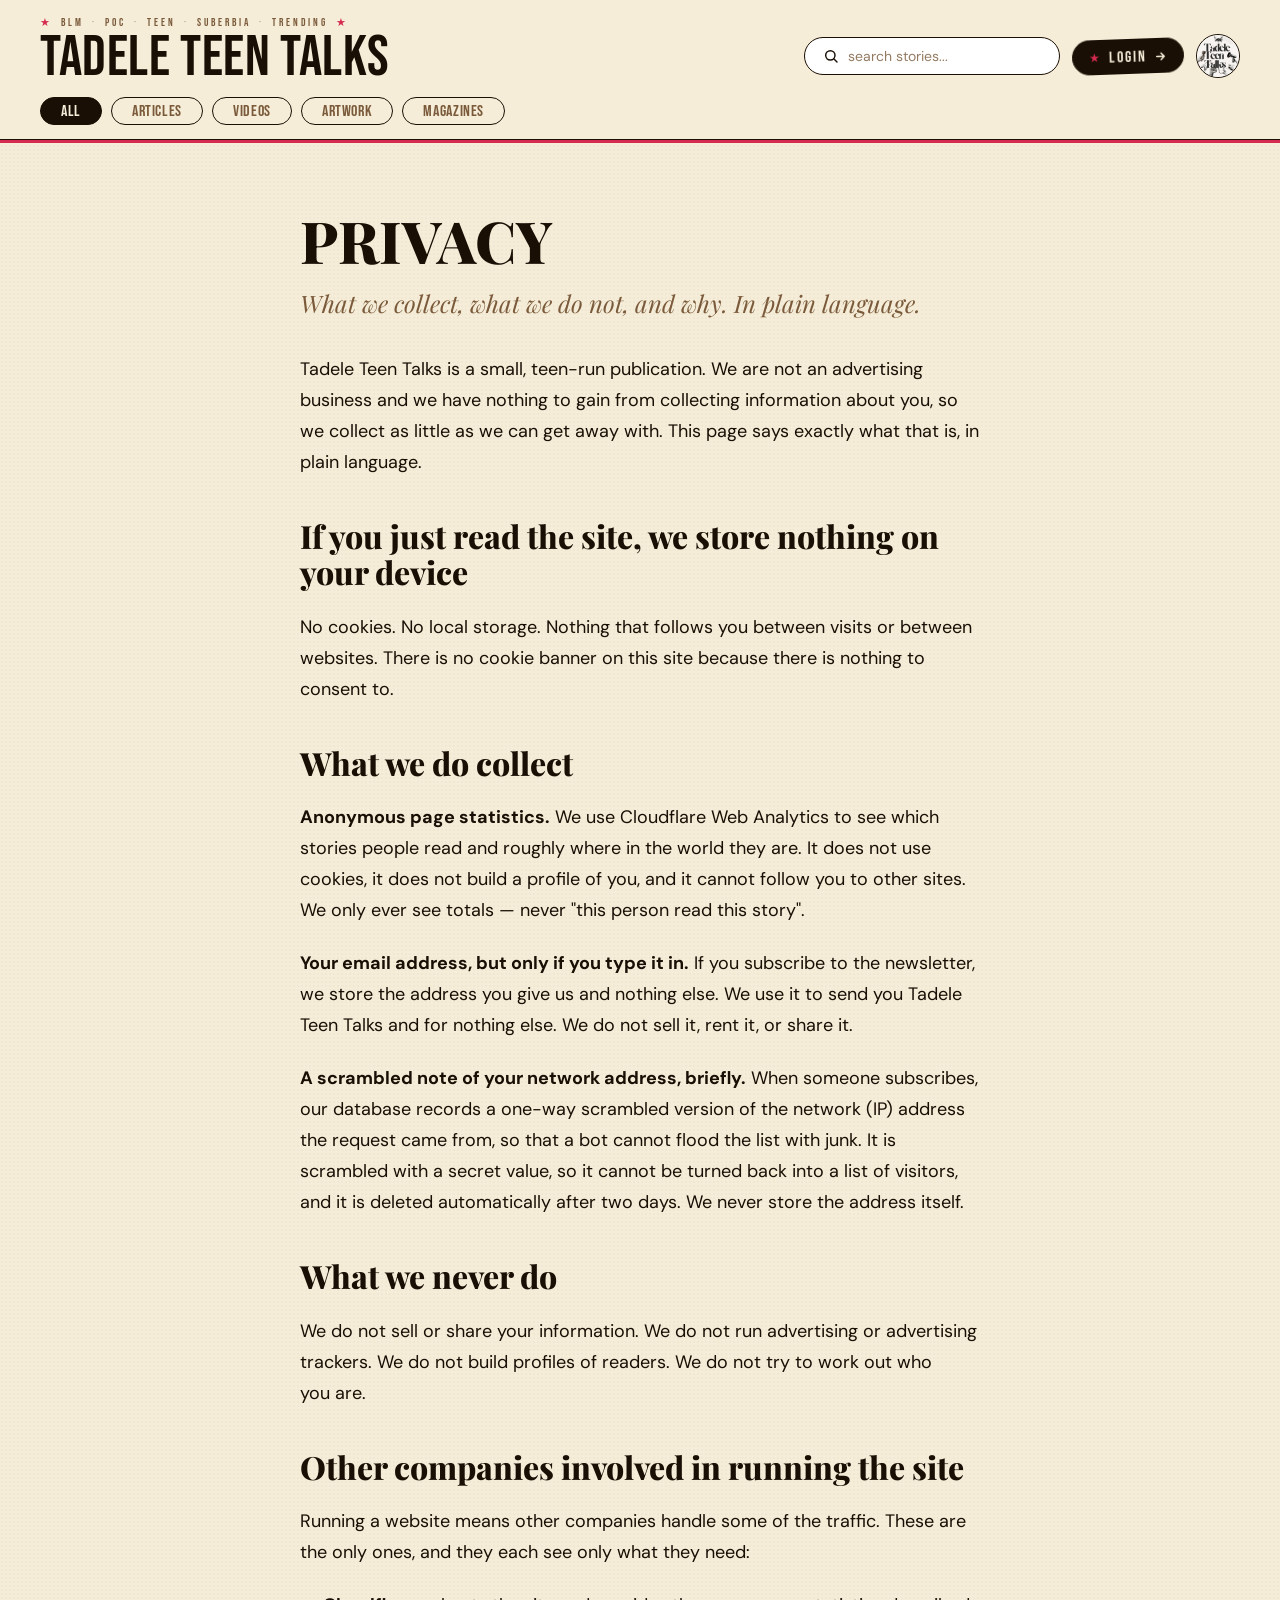
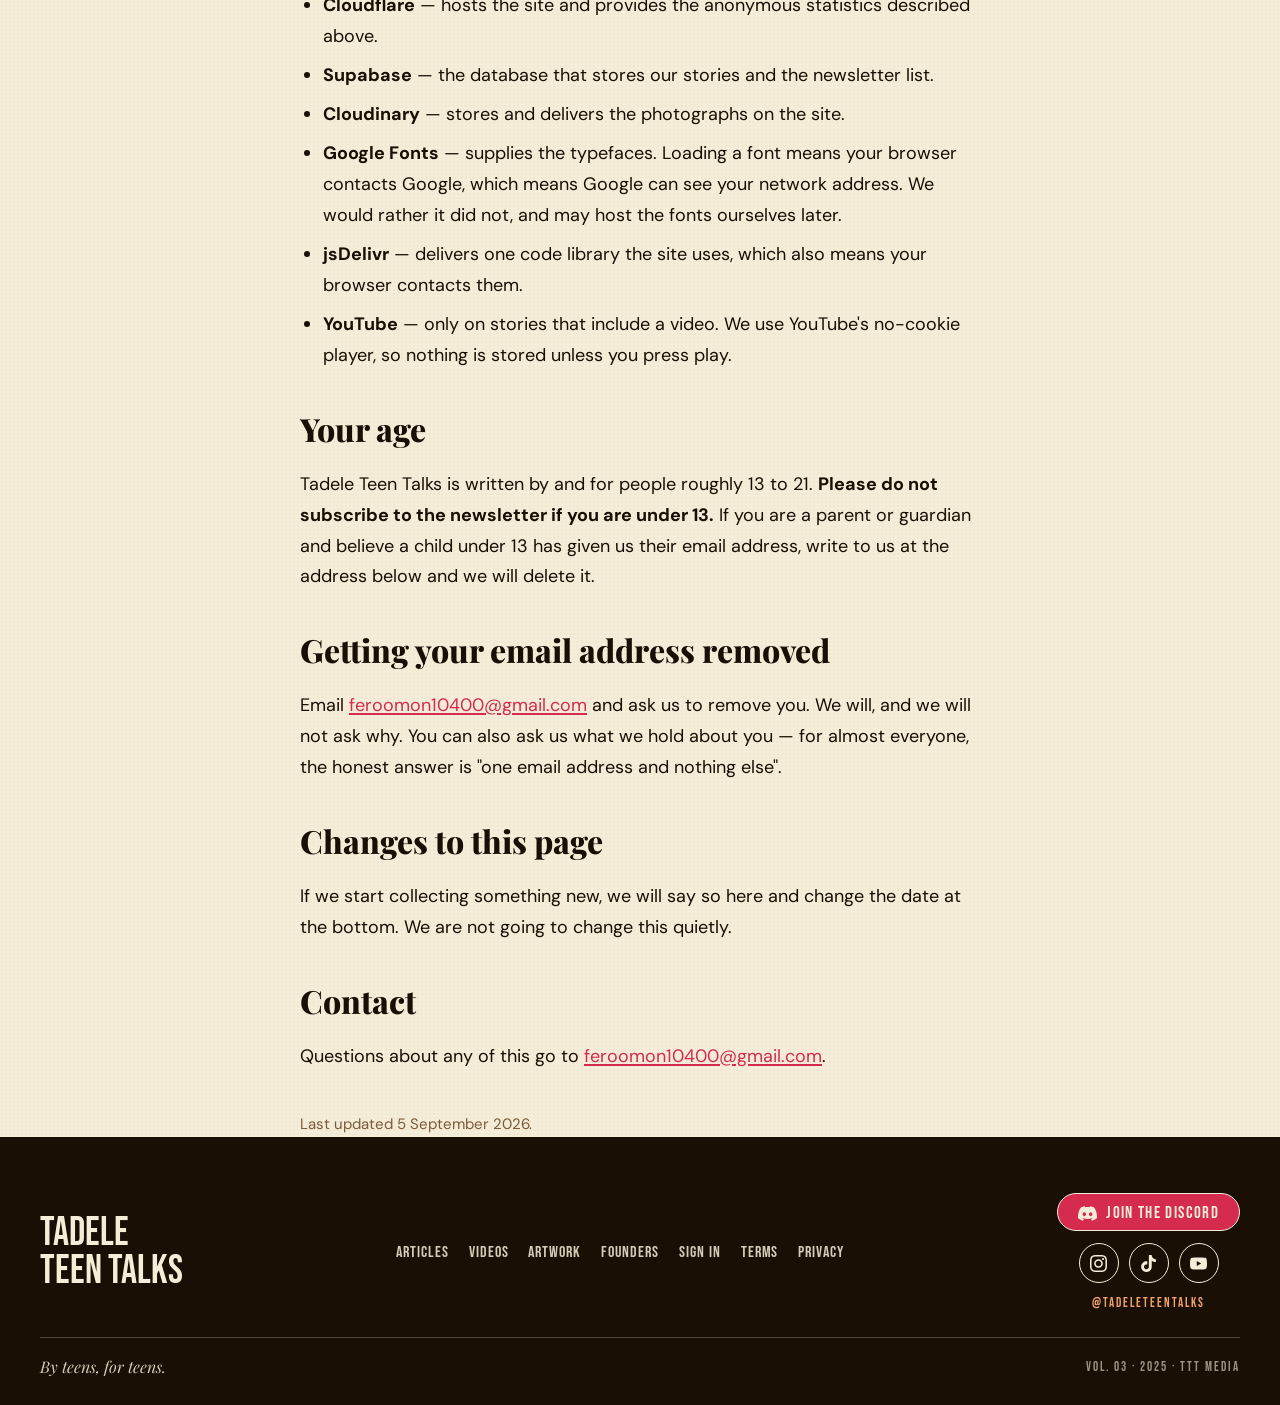
<file: privacy.html>
<!DOCTYPE html>
<html lang="en">
<head>
<meta charset="UTF-8" />
<meta name="viewport" content="width=device-width, initial-scale=1.0" />
<title>Privacy — Tadele Teen Talks</title>
<link rel="preconnect" href="https://fonts.googleapis.com" />
<link rel="preconnect" href="https://fonts.gstatic.com" crossorigin />
<link href="https://fonts.googleapis.com/css2?family=Bebas+Neue&family=Playfair+Display:ital,wght@0,400;0,600;0,700;0,800;1,400;1,500;1,600&family=DM+Sans:ital,opsz,wght@0,9..40,400;0,9..40,500;0,9..40,600;0,9..40,700;1,9..40,400&display=swap" rel="stylesheet" />
<link rel="stylesheet" href="assets/ttt.css" />
<link rel="canonical" href="https://tadeleteentalk.pages.dev/privacy" />
<link rel="icon" href="/favicon.ico" sizes="any" />
<link rel="icon" type="image/png" sizes="32x32" href="images/favicon-32.png" />
<link rel="apple-touch-icon" href="images/apple-touch-icon.png" />
<meta name="description" content="What Tadele Teen Talks collects, what it does not, and why — in plain language." />
<meta property="og:title" content="Privacy — Tadele Teen Talks" />
<meta property="og:description" content="What Tadele Teen Talks collects, what it does not, and why — in plain language." />
<meta property="og:image" content="https://tadeleteentalk.pages.dev/images/og-cover.png" />
<meta property="og:type" content="website" />
<meta name="twitter:card" content="summary_large_image" />
</head>
<!--
  PRIVACY POLICY
  Built entirely from existing components -- shared chrome via assets/ttt.js,
  and the article reading column (.article-wrap / .article-head / .prose)
  from assets/ttt.css. No new design was invented for these pages.
-->
<body data-screen-label="Privacy">

  <header id="site-header" data-nav=""></header>

  <main class="article-wrap">
    <div class="article-head">
      <h1>PRIVACY</h1>
      <p class="deck">What we collect, what we do not, and why. In plain language.</p>
    </div>

    <div class="prose">
      <p>
        Tadele Teen Talks is a small, teen-run publication. We are not an
        advertising business and we have nothing to gain from collecting
        information about you, so we collect as little as we can get away
        with. This page says exactly what that is, in plain language.
      </p>

      <h2>If you just read the site, we store nothing on your device</h2>
      <p>
        No cookies. No local storage. Nothing that follows you between
        visits or between websites. There is no cookie banner on this site
        because there is nothing to consent to.
      </p>

      <h2>What we do collect</h2>
      <p><strong>Anonymous page statistics.</strong>
        We use Cloudflare Web Analytics to see which stories people read and
        roughly where in the world they are. It does not use cookies, it does
        not build a profile of you, and it cannot follow you to other sites.
        We only ever see totals — never "this person read this story".
      </p>
      <p><strong>Your email address, but only if you type it in.</strong>
        If you subscribe to the newsletter, we store the address you give us
        and nothing else. We use it to send you Tadele Teen Talks and for
        nothing else. We do not sell it, rent it, or share it.
      </p>
      <p><strong>A scrambled note of your network address, briefly.</strong>
        When someone subscribes, our database records a one-way scrambled
        version of the network (IP) address the request came from, so that a
        bot cannot flood the list with junk. It is scrambled with a secret
        value, so it cannot be turned back into a list of visitors, and it is
        deleted automatically after two days. We never store the address
        itself.
      </p>

      <h2>What we never do</h2>
      <p>
        We do not sell or share your information. We do not run advertising
        or advertising trackers. We do not build profiles of readers. We do
        not try to work out who you are.
      </p>

      <h2>Other companies involved in running the site</h2>
      <p>
        Running a website means other companies handle some of the traffic.
        These are the only ones, and they each see only what they need:
      </p>
      <ul>
        <li><strong>Cloudflare</strong> — hosts the site and provides the
          anonymous statistics described above.</li>
        <li><strong>Supabase</strong> — the database that stores our stories
          and the newsletter list.</li>
        <li><strong>Cloudinary</strong> — stores and delivers the photographs
          on the site.</li>
        <li><strong>Google Fonts</strong> — supplies the typefaces. Loading a
          font means your browser contacts Google, which means Google can see
          your network address. We would rather it did not, and may host the
          fonts ourselves later.</li>
        <li><strong>jsDelivr</strong> — delivers one code library the site
          uses, which also means your browser contacts them.</li>
        <li><strong>YouTube</strong> — only on stories that include a video.
          We use YouTube's no-cookie player, so nothing is stored unless you
          press play.</li>
      </ul>

      <h2>Your age</h2>
      <p>
        Tadele Teen Talks is written by and for people roughly 13 to 21.
        <strong>Please do not subscribe to the newsletter if you are under
        13.</strong> If you are a parent or guardian and believe a child
        under 13 has given us their email address, write to us at the address
        below and we will delete it.
      </p>

      <h2>Getting your email address removed</h2>
      <p>
        Email <a href="mailto:feroomon10400@gmail.com?subject=Unsubscribe">feroomon10400@gmail.com</a> and ask
        us to remove you. We will, and we will not ask why. You can also ask
        us what we hold about you — for almost everyone, the honest answer is
        "one email address and nothing else".
      </p>

      <h2>Changes to this page</h2>
      <p>
        If we start collecting something new, we will say so here and change
        the date at the bottom. We are not going to change this quietly.
      </p>

      <h2>Contact</h2>
      <p>
        Questions about any of this go to
        <a href="mailto:feroomon10400@gmail.com?subject=Privacy%20question">feroomon10400@gmail.com</a>.
      </p>

      <p style="margin-top:40px; font-size:15px; color:var(--ttt-muted);">
        Last updated 5 September 2026.
      </p>
    </div>
  </main>

  <footer id="site-footer"></footer>
  <script src="assets/ttt.js"></script>
</body>
</html>
</file>
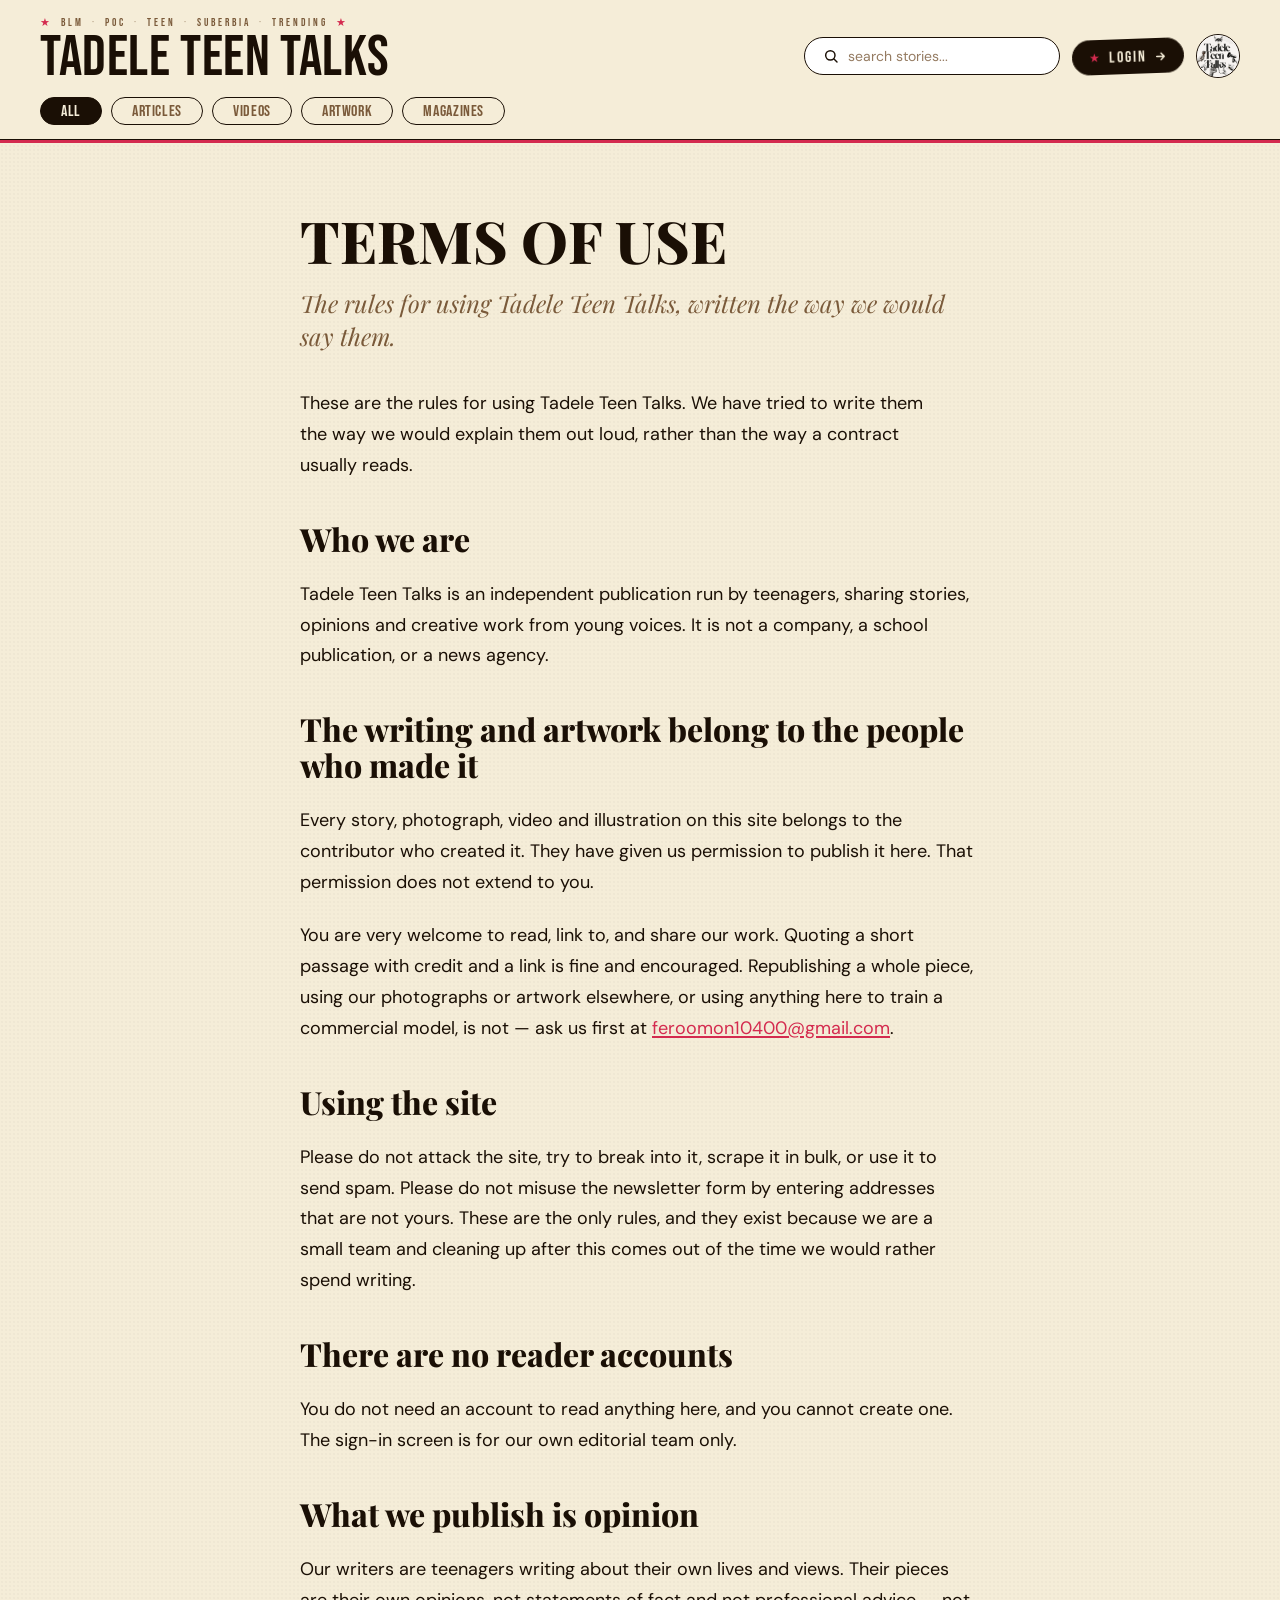
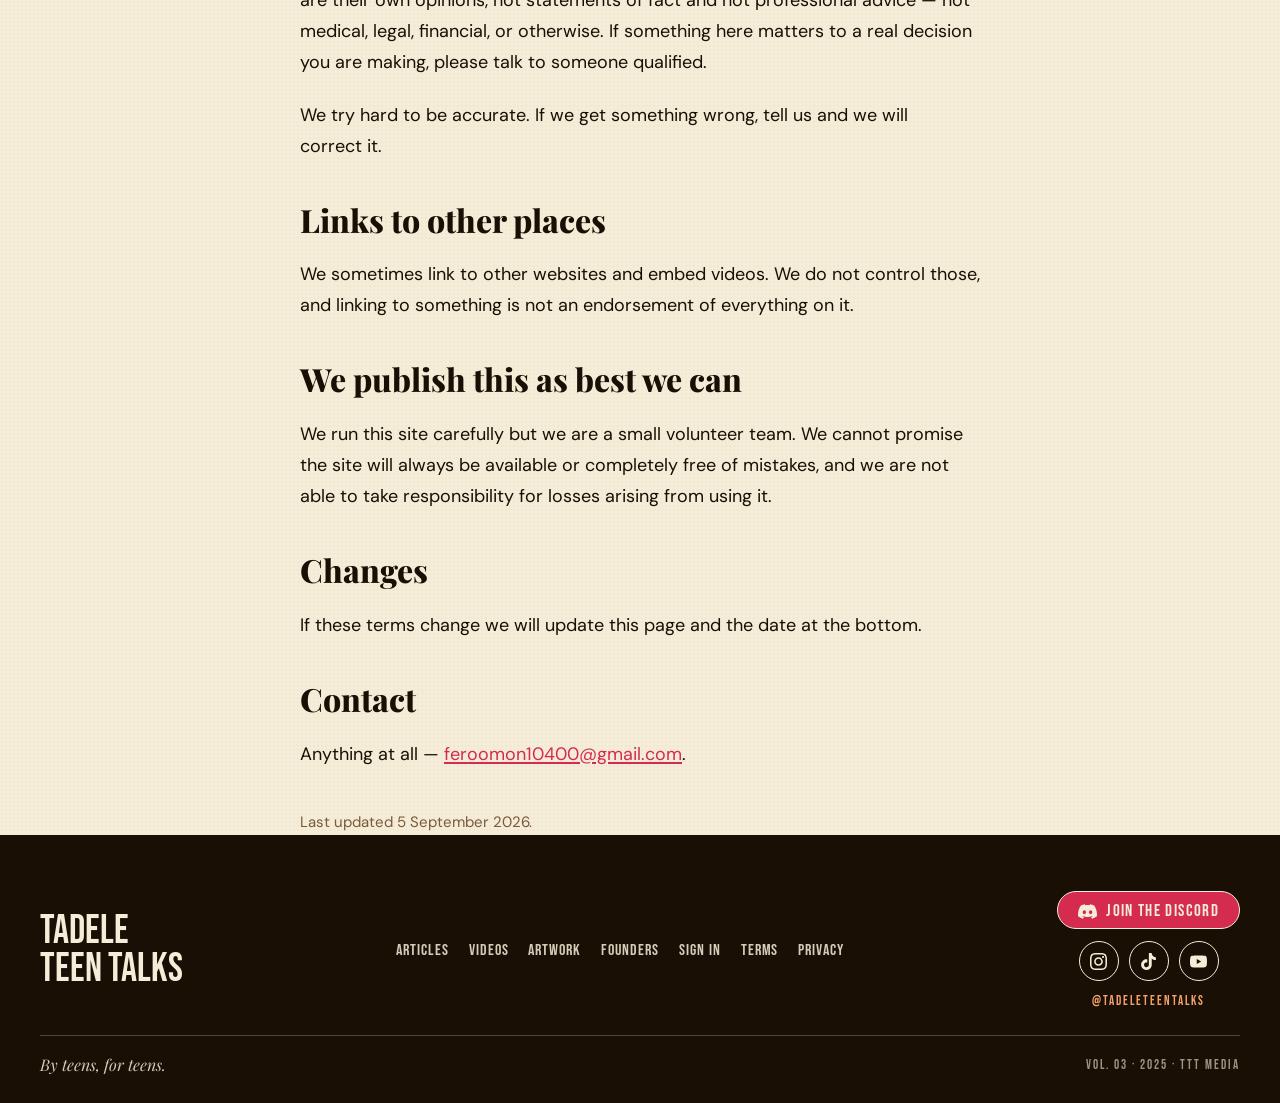
<file: terms.html>
<!DOCTYPE html>
<html lang="en">
<head>
<meta charset="UTF-8" />
<meta name="viewport" content="width=device-width, initial-scale=1.0" />
<title>Terms — Tadele Teen Talks</title>
<link rel="preconnect" href="https://fonts.googleapis.com" />
<link rel="preconnect" href="https://fonts.gstatic.com" crossorigin />
<link href="https://fonts.googleapis.com/css2?family=Bebas+Neue&family=Playfair+Display:ital,wght@0,400;0,600;0,700;0,800;1,400;1,500;1,600&family=DM+Sans:ital,opsz,wght@0,9..40,400;0,9..40,500;0,9..40,600;0,9..40,700;1,9..40,400&display=swap" rel="stylesheet" />
<link rel="stylesheet" href="assets/ttt.css" />
<link rel="canonical" href="https://tadeleteentalk.pages.dev/terms" />
<link rel="icon" href="/favicon.ico" sizes="any" />
<link rel="icon" type="image/png" sizes="32x32" href="images/favicon-32.png" />
<link rel="apple-touch-icon" href="images/apple-touch-icon.png" />
<meta name="description" content="The rules for using Tadele Teen Talks — what you can do with our work, and what we ask of you." />
<meta property="og:title" content="Terms — Tadele Teen Talks" />
<meta property="og:description" content="The rules for using Tadele Teen Talks — what you can do with our work, and what we ask of you." />
<meta property="og:image" content="https://tadeleteentalk.pages.dev/images/og-cover.png" />
<meta property="og:type" content="website" />
<meta name="twitter:card" content="summary_large_image" />
</head>
<!--
  TERMS OF USE
  Built entirely from existing components -- shared chrome via assets/ttt.js,
  and the article reading column (.article-wrap / .article-head / .prose)
  from assets/ttt.css. No new design was invented for these pages.
-->
<body data-screen-label="Terms">

  <header id="site-header" data-nav=""></header>

  <main class="article-wrap">
    <div class="article-head">
      <h1>TERMS OF USE</h1>
      <p class="deck">The rules for using Tadele Teen Talks, written the way we would say them.</p>
    </div>

    <div class="prose">
      <p>
        These are the rules for using Tadele Teen Talks. We have tried to
        write them the way we would explain them out loud, rather than the
        way a contract usually reads.
      </p>

      <h2>Who we are</h2>
      <p>
        Tadele Teen Talks is an independent publication run by teenagers,
        sharing stories, opinions and creative work from young voices. It is
        not a company, a school publication, or a news agency.
      </p>

      <h2>The writing and artwork belong to the people who made it</h2>
      <p>
        Every story, photograph, video and illustration on this site belongs
        to the contributor who created it. They have given us permission to
        publish it here. That permission does not extend to you.
      </p>
      <p>
        You are very welcome to read, link to, and share our work. Quoting a
        short passage with credit and a link is fine and encouraged.
        Republishing a whole piece, using our photographs or artwork
        elsewhere, or using anything here to train a commercial model, is not
        — ask us first at
        <a href="mailto:feroomon10400@gmail.com?subject=Permission%20request">feroomon10400@gmail.com</a>.
      </p>

      <h2>Using the site</h2>
      <p>
        Please do not attack the site, try to break into it, scrape it in
        bulk, or use it to send spam. Please do not misuse the newsletter
        form by entering addresses that are not yours. These are the only
        rules, and they exist because we are a small team and cleaning up
        after this comes out of the time we would rather spend writing.
      </p>

      <h2>There are no reader accounts</h2>
      <p>
        You do not need an account to read anything here, and you cannot
        create one. The sign-in screen is for our own editorial team only.
      </p>

      <h2>What we publish is opinion</h2>
      <p>
        Our writers are teenagers writing about their own lives and views.
        Their pieces are their own opinions, not statements of fact and not
        professional advice — not medical, legal, financial, or otherwise. If
        something here matters to a real decision you are making, please talk
        to someone qualified.
      </p>
      <p>
        We try hard to be accurate. If we get something wrong, tell us and we
        will correct it.
      </p>

      <h2>Links to other places</h2>
      <p>
        We sometimes link to other websites and embed videos. We do not
        control those, and linking to something is not an endorsement of
        everything on it.
      </p>

      <h2>We publish this as best we can</h2>
      <p>
        We run this site carefully but we are a small volunteer team. We
        cannot promise the site will always be available or completely free
        of mistakes, and we are not able to take responsibility for losses
        arising from using it.
      </p>

      <h2>Changes</h2>
      <p>
        If these terms change we will update this page and the date at the
        bottom.
      </p>

      <h2>Contact</h2>
      <p>
        Anything at all —
        <a href="mailto:feroomon10400@gmail.com?subject=Question%20about%20the%20terms">feroomon10400@gmail.com</a>.
      </p>

      <p style="margin-top:40px; font-size:15px; color:var(--ttt-muted);">
        Last updated 5 September 2026.
      </p>
    </div>
  </main>

  <footer id="site-footer"></footer>
  <script src="assets/ttt.js"></script>
</body>
</html>
</file>
<file: assets/ttt.css>
/* =====================================================================
   TADELE TEEN TALKS — DESIGN SYSTEM  (ttt.css)
   =====================================================================
   The design system for the platform — tokens plus every component.

   ONE IMPORTANT EXCEPTION, and it has bitten twice: index.html does NOT
   link this file. The homepage carries its own inline copy of these
   tokens and rules, and hand-writes its own masthead, footer and search
   JS. That is why the mobile-header bug and the dead footer social links
   both hit the homepage alone while every other page was fine. Change
   anything here and check index.html separately, every time, until the
   two are merged (tracked in 07-next-steps.md).

   HOW THIS CODEBASE IS ORGANISED (read README.md for the full map):
     assets/ttt.css .... this file — tokens + every component
     assets/ttt.js ..... shared header + footer ("chrome"), injected
                         into <header id="site-header"> / <footer id="site-footer">
     index.html ........ homepage (trending bento, rails, sections)
     category.html ..... category / "view all" archive (pure post grid)
     article.html ...... single post reading view
     login.html ........ sign-in screen
     admin.html ........ admin dashboard (list / edit / delete posts)
     editor.html ....... Medium-style post editor

   TABLE OF CONTENTS
     1.  TOKENS (colors, type, borders, spacing)
     2.  RESET & BASE
     3.  UTILITIES (wrap, media slot, buttons, view-all)
     4.  HEADER / masthead (+ compact-on-scroll + mobile)
     5.  SECTION LABEL ROW
     6.  BENTO GRID (trending)
     7.  VIDEO/BLOG RAIL (horizontal scroller)
     8.  ARTICLE CARD GRID
     9.  GALLERY (masonry)
     10. FOUNDERS
     11. NEWSLETTER
     12. FOOTER
     13. PAGE HEAD (archive / category hero)
     14. ARCHIVE (category + view-all listing)
     15. SINGLE ARTICLE (reading view + prose)
     16. LOGIN
     17. ADMIN (topbar, sidebar, stats, table)
     18. EDITOR (Medium-style composer)
     19. RESPONSIVE
   ===================================================================== */


/* =====================================================================
   1. TOKENS
   ===================================================================== */
:root {
  /* ---- COLOR · surfaces & ink -------------------------------------- */
  --ttt-bg:        #F5EDD8;  /* warm newsprint cream — page background    */
  --ttt-dark:      #1A0F05;  /* near-black — text, borders, fills         */
  --ttt-muted:     #7A5A3A;  /* muted brown — secondary text, nav, meta   */
  --ttt-red:       #D42B4F;  /* red accent — highlights, CTAs, links      */
  --ttt-red-deep:  #B01E40;  /* darker red — hover on red surfaces        */
  --ttt-paper:     #FFFFFF;  /* white — search bar, badges, polaroids     */
  --ttt-line-soft: rgba(26,15,5,0.14); /* hairline dividers on cream      */

  /* ---- COLOR · editorial card palette ------------------------------ */
  --card-peach:    #F4A26B;
  --card-pink:     #F2A0B5;
  --card-blue:     #88BEDD;
  --card-mint:     #6FC9A0;
  --card-yellow:   #F1D24E;
  --card-lavender: #B496E2;

  /* ---- TYPE · families --------------------------------------------- */
  --font-display:  'Bebas Neue', 'Arial Narrow', sans-serif; /* masthead, labels, tags */
  --font-serif:    'Playfair Display', Georgia, serif;       /* titles, pull quotes    */
  --font-sans:     'DM Sans', system-ui, sans-serif;         /* nav, body, meta        */

  /* ---- TYPE · tracking --------------------------------------------- */
  --track-label:   0.18em;
  --track-tab:     0.04em;

  /* ---- FORM · borders, radius, shadow ------------------------------ */
  --line:          1.5px solid var(--ttt-dark);
  --radius-card:   12px;
  --radius-pill:   100px;
  --shadow-print:  5px 5px 0 var(--ttt-dark);   /* flat print shadow, no blur */
  --lift:          translateY(-4px);

  /* ---- SPACING ----------------------------------------------------- */
  --gap-grid:      14px;
  --pad-card:      18px;
  --pad-page:      clamp(16px, 4vw, 40px);
  --section-y:     clamp(40px, 6vw, 72px);
  --cell-min:      185px;
  --maxw:          1320px;
}


/* =====================================================================
   2. RESET & BASE
   ===================================================================== */
* { box-sizing: border-box; margin: 0; padding: 0; }
html { -webkit-text-size-adjust: 100%; scroll-behavior: smooth; overflow-anchor: none; }
body {
  background: var(--ttt-bg);
  color: var(--ttt-dark);
  font-family: var(--font-sans);
  background-image: radial-gradient(rgba(26,15,5,0.025) 1px, transparent 1px);
  background-size: 4px 4px;
  -webkit-font-smoothing: antialiased;
}
img { display: block; max-width: 100%; }
a { color: inherit; text-decoration: none; }
button { font: inherit; }
.star { color: var(--ttt-red); }
:focus-visible { outline: 2.5px solid var(--ttt-red); outline-offset: 2px; }


/* =====================================================================
   3. UTILITIES
   ===================================================================== */
.wrap { max-width: var(--maxw); margin: 0 auto; }

/* ---- media slot: any <img> fills via object-fit, never distorts ---- */
.media { display: block; position: relative; width: 100%; overflow: hidden; background: rgba(26,15,5,0.06); }
.media > img { width: 100%; height: 100%; object-fit: cover; display: block; }
.media > iframe { width: 100%; height: 100%; border: 0; display: block; }
/* A real photo keeps its own proportions instead of being cropped into the
   slot's ratio — posts carry portrait, square, landscape and 4:5 images and
   forcing one shape cuts the picture. Wins over the r-* ratio classes. */
.media.is-natural { aspect-ratio: auto; height: auto; }
.media.is-natural > img { height: auto; object-fit: contain; }

.media.r-16-9 { aspect-ratio: 16 / 9; }
.media.r-4-3  { aspect-ratio: 4 / 3; }
.media.r-1-1  { aspect-ratio: 1 / 1; }
.media.r-3-2  { aspect-ratio: 3 / 2; }
/* striped placeholder fill (delete once a real <img> is supplied) */
.media.ph {
  background-image: repeating-linear-gradient(-45deg,
    transparent, transparent 8px,
    rgba(26,15,5,0.08) 8px, rgba(26,15,5,0.08) 9px);
  display: grid; place-items: center;
}
.media.ph code {
  font-family: ui-monospace, 'SF Mono', Menlo, monospace;
  font-size: 10px; color: var(--ttt-muted); letter-spacing: 0.04em;
  background: var(--ttt-bg); padding: 3px 7px; border-radius: 3px;
}

/* ---- buttons ----------------------------------------------------- */
/* primary dark pill */
.btn {
  display: inline-flex; align-items: center; justify-content: center; gap: 8px;
  font-family: var(--font-display); font-size: 17px; letter-spacing: 0.08em;
  color: var(--ttt-bg); background: var(--ttt-dark);
  border: var(--line); border-radius: var(--radius-pill);
  padding: 11px 22px 9px; cursor: pointer; white-space: nowrap;
  transition: transform 0.15s ease, box-shadow 0.15s ease, background 0.15s ease, color 0.15s ease;
}
.btn:hover { transform: var(--lift); box-shadow: var(--shadow-print); }
.btn svg { width: 16px; height: 16px; }
/* red variant */
.btn--red { background: var(--ttt-red); border-color: var(--ttt-dark); }
.btn--red:hover { background: var(--ttt-red-deep); }
/* ghost / outline variant */
.btn--ghost { background: transparent; color: var(--ttt-dark); }
.btn--ghost:hover { background: var(--ttt-dark); color: var(--ttt-bg); }
/* small */
.btn--sm { font-size: 14px; padding: 7px 15px 5px; }

/* ---- VIEW ALL link — the red per-section CTA --------------------- */
.view-all {
  display: inline-flex; align-items: center; gap: 6px;
  font-family: var(--font-display); font-size: 15px; letter-spacing: 0.08em;
  color: var(--ttt-red); background: transparent;
  border: 1.5px solid var(--ttt-red); border-radius: var(--radius-pill);
  padding: 5px 15px 3px; white-space: nowrap; cursor: pointer; line-height: 1;
  transition: transform 0.15s ease, box-shadow 0.15s ease, background 0.15s ease, color 0.15s ease;
}
.view-all svg { width: 13px; height: 13px; }
.view-all:hover {
  background: var(--ttt-red); color: var(--ttt-paper);
  transform: translateY(-2px); box-shadow: 3px 3px 0 var(--ttt-dark);
}


/* =====================================================================
   4. HEADER — sticky masthead
   ===================================================================== */
.masthead {
  position: sticky; top: 0; z-index: 50;
  background: var(--ttt-bg);
  padding: 16px var(--pad-page) 0;
  border-bottom: var(--line);
  box-shadow: 0 3px 0 var(--ttt-red);   /* bold red baseline under the head */
  transition: padding 0.32s ease;
}
.masthead__top {
  display: flex; align-items: flex-end; justify-content: space-between;
  gap: 24px; max-width: var(--maxw); margin: 0 auto; min-width: 0;
}
.brand { min-width: 0; }
.brand a { display: block; }
.ticker {
  font-family: var(--font-display); font-size: 11px; letter-spacing: 3px;
  color: var(--ttt-muted);
  display: flex; align-items: center; gap: 8px;
  white-space: nowrap; overflow: hidden;
}
.ticker .sep { opacity: 0.5; }
.wordmark {
  font-family: var(--font-display);
  font-size: clamp(34px, 7vw, 58px); line-height: 0.92;
  color: var(--ttt-dark); letter-spacing: 0.01em; margin-top: 2px;
}

/* compact-on-scroll: brand melts away, tabs slide up beside search */
.brand {
  max-height: 120px; overflow: hidden;
  transition: max-height 0.32s ease, opacity 0.2s ease, transform 0.32s ease;
}
.masthead.is-compact { padding-top: 10px; }
.masthead.is-compact .brand { max-height: 0; opacity: 0; transform: translateY(-12px); }
.masthead.is-compact .login,
.masthead.is-compact .logo-badge {
  max-width: 0; opacity: 0; padding-left: 0; padding-right: 0; border-width: 0; overflow: hidden;
}
.masthead.is-compact .head-tools { padding-bottom: 0; gap: 0; }
@media (min-width: 721px) {
  .masthead.is-compact .nav {
    margin-top: -34px; padding-top: 0; padding-bottom: 12px;
    padding-right: clamp(195px, 23vw, 300px);
  }
}

/* search + login + logo cluster */
.head-tools {
  display: flex; align-items: center; gap: 12px; flex-shrink: 0; padding-bottom: 6px;
  transition: gap 0.32s ease, padding 0.32s ease;
}
.search {
  display: flex; align-items: center; gap: 9px;
  background: var(--ttt-paper); border: var(--line);
  border-radius: var(--radius-pill); padding: 9px 18px;
  width: clamp(160px, 20vw, 270px); transition: box-shadow 0.15s ease;
}
.search:focus-within { box-shadow: var(--shadow-print); }
.search svg { width: 16px; height: 16px; flex-shrink: 0; color: var(--ttt-dark); }
.search input {
  border: none; outline: none; background: transparent;
  font-family: var(--font-sans); font-size: 14px; color: var(--ttt-dark); width: 100%;
}
.search input::placeholder { color: var(--ttt-muted); opacity: 0.8; }

/* LOGIN — hand-stamped press badge */
.login {
  display: inline-flex; align-items: center; gap: 7px;
  font-family: var(--font-display); font-size: 16px; letter-spacing: 0.12em;
  color: var(--ttt-bg); background: var(--ttt-dark);
  border: var(--line); border-radius: var(--radius-pill);
  padding: 8px 16px 6px; cursor: pointer; max-width: 200px; white-space: nowrap;
  transform: rotate(-2deg);
  transition: transform 0.15s ease, box-shadow 0.15s ease, background 0.15s ease,
              max-width 0.32s ease, opacity 0.2s ease, padding 0.32s ease;
}
.login::before { content: "★"; color: var(--ttt-red); font-size: 12px; }
.login svg { width: 13px; height: 13px; }
.login:hover { transform: rotate(-2deg) translateY(-2px); box-shadow: 3px 3px 0 var(--ttt-red); background: #2c1a0c; }

/* circular TTT badge */
.logo-badge {
  width: 44px; height: 44px; border-radius: 50%;
  border: var(--line); background: var(--ttt-paper);
  display: grid; place-items: center; text-align: center; flex-shrink: 0; max-width: 44px;
  transition: transform 0.15s ease, max-width 0.32s ease, opacity 0.2s ease;
}
.logo-badge:hover { transform: rotate(-6deg); }
/* The real logo, cropped to a circle (images/logo-badge.png). The button
   itself is unchanged — same 44px circle, same border, same hover tilt;
   only what sits inside it changed, from set type to the actual mark. */
.logo-badge { overflow: hidden; }
.logo-badge img {
  width: 100%; height: 100%; display: block;
  object-fit: cover; border-radius: 50%;
}

/* nav tabs */
.nav {
  display: flex; gap: 9px; padding: 13px 0 14px; flex-wrap: wrap;
  max-width: var(--maxw); margin: 0 auto;
  transition: margin 0.32s ease, padding 0.32s ease;
}
.tab {
  font-family: var(--font-display); font-size: 16px; letter-spacing: var(--track-tab);
  color: var(--ttt-muted); background: transparent; border: var(--line);
  border-radius: var(--radius-pill); padding: 6px 20px 4px; cursor: pointer;
  transition: background 0.15s ease, color 0.15s ease, transform 0.12s ease; line-height: 1;
}
.tab:hover { transform: translateY(-1px); }
.tab:hover, .tab.is-active { background: var(--ttt-dark); color: var(--ttt-bg); }


/* =====================================================================
   5. SECTION LABEL ROW  "★★★  TITLE  ———  [meta] [VIEW ALL]  ★★★"
   ===================================================================== */
.section-label {
  display: flex; align-items: center; gap: 16px;
  padding: var(--section-y) var(--pad-page) 18px;
  max-width: var(--maxw); margin: 0 auto;
  font-family: var(--font-display); font-size: 15px; letter-spacing: 3px;
  color: var(--ttt-muted);
}
.section-label .stars { letter-spacing: 2px; }
.section-label .title {
  white-space: nowrap; color: var(--ttt-dark);
  font-size: clamp(20px, 3vw, 30px); letter-spacing: 2px;
}
.section-label .rule { flex: 1; height: 2px; background: var(--ttt-dark); min-width: 12px; }
.section-label .meta { white-space: nowrap; color: var(--ttt-red); }
.section-label.first { padding-top: clamp(22px, 3vw, 34px); }


/* =====================================================================
   6. BENTO GRID (trending) — flexible: rows grow with content
   ===================================================================== */
.bento {
  display: grid; grid-template-columns: repeat(5, 1fr);
  grid-auto-rows: minmax(var(--cell-min), auto);
  gap: var(--gap-grid); padding: 0 var(--pad-page);
  max-width: var(--maxw); margin: 0 auto;
}
.card {
  position: relative; border: var(--line); border-radius: var(--radius-card);
  padding: var(--pad-card); min-height: var(--cell-min); overflow: hidden;
  display: flex; flex-direction: column; cursor: pointer;
  transition: transform 0.18s ease, box-shadow 0.18s ease;
}
.card:hover { transform: var(--lift); box-shadow: var(--shadow-print); }

.c-peach { background: var(--card-peach); }
.c-pink { background: var(--card-pink); }
.c-blue { background: var(--card-blue); }
.c-mint { background: var(--card-mint); }
.c-yellow { background: var(--card-yellow); }
.c-lavender { background: var(--card-lavender); }

.card .tag {
  font-family: var(--font-display); font-size: 13px; letter-spacing: 2px;
  color: var(--ttt-dark); display: inline-flex; align-items: center; gap: 6px;
  align-self: flex-start; background: rgba(255,255,255,0.6);
  border: 1.5px solid var(--ttt-dark); border-radius: var(--radius-pill);
  padding: 3px 11px 1px; position: relative; z-index: 2; white-space: nowrap;
}
.card .title {
  font-family: var(--font-serif); font-weight: 700;
  font-size: clamp(16px, 1.5vw, 19px); line-height: 1.14;
  color: var(--ttt-dark); margin-top: 10px; position: relative; z-index: 2; text-wrap: pretty;
  display: -webkit-box; -webkit-line-clamp: 2; -webkit-box-orient: vertical; overflow: hidden;
}
.card .byline {
  font-family: var(--font-sans); font-size: 12px; font-weight: 500;
  color: var(--ttt-dark); opacity: 0.8; margin-top: auto; padding-top: 10px;
  position: relative; z-index: 2;
}
.card .glyph {
  position: absolute; top: -14px; right: -6px;
  font-family: var(--font-display); font-size: 92px; line-height: 1;
  color: rgba(26,15,5,0.10); pointer-events: none; z-index: 1;
}
.k-opinionvideo { grid-column: 1;     grid-row: 1; }
.k-featured     { grid-column: 2 / 4; grid-row: 1 / 3; }
.k-artwork      { grid-column: 4;     grid-row: 1; }
.k-review       { grid-column: 5;     grid-row: 1; }
.k-photography  { grid-column: 1;     grid-row: 2; }
.k-newsvideo    { grid-column: 4;     grid-row: 2; }
.k-opinionart   { grid-column: 5;     grid-row: 2; }

.k-featured { padding: 26px; border-width: 2.5px; }
.k-featured .glyph { font-size: 230px; top: -42px; right: -20px; color: rgba(26,15,5,0.09); }
.k-featured .tag { font-size: 14px; background: var(--ttt-dark); color: var(--ttt-bg); }
.k-featured .tag .star { color: var(--ttt-red); }
.k-featured .title {
  font-size: clamp(24px, 2.6vw, 34px); font-weight: 800; line-height: 1.03;
  margin-top: 14px; -webkit-line-clamp: 3;
}
.k-featured .sub {
  font-family: var(--font-serif); font-style: italic;
  font-size: clamp(15px, 1.5vw, 19px); color: var(--ttt-dark); opacity: 0.85;
  margin-top: 12px; position: relative; z-index: 2; text-wrap: pretty;
  display: -webkit-box; -webkit-line-clamp: 2; -webkit-box-orient: vertical; overflow: hidden;
}
.k-featured .byline { font-size: 13px; }
@media (max-width: 1099px) { .polaroid { display: none; } }
@media (min-width: 1100px) { .k-featured .title, .k-featured .sub { margin-right: 180px; } }

.polaroid {
  background: var(--ttt-paper); border: var(--line);
  padding: 7px 7px 22px; width: 150px; transform: rotate(-3deg);
  box-shadow: 3px 3px 0 rgba(26,15,5,0.2);
  position: absolute; top: 86px; right: 24px; z-index: 3;
}
.polaroid .cap {
  font-family: var(--font-sans); font-size: 10px; color: var(--ttt-muted);
  text-align: center; margin-top: 6px; letter-spacing: 0.04em;
}


/* =====================================================================
   7. VIDEO / BLOG RAIL — horizontal scroller
   ---------------------------------------------------------------------
   FIX: was `scroll-snap-type: x mandatory`, which force-snapped the
   first card flush to the scrollport and bounced back when you tried
   to reach position 0. Now `proximity` (never forces) + scroll-padding
   so snap points respect the page gutter. Vertical padding is generous
   so the hover lift + print shadow are NOT clipped by overflow-x.
   ===================================================================== */
.rail {
  display: flex; gap: 16px; overflow-x: auto; overflow-y: hidden;
  scroll-snap-type: x proximity;
  scroll-padding-inline: var(--pad-page);
  padding: 12px 0 26px;
  max-width: var(--maxw); margin: 0 auto;
  scrollbar-width: thin; scrollbar-color: var(--ttt-muted) transparent;
  overscroll-behavior-x: contain;
}
/* Fixed end-spacers (not container padding) GUARANTEE a gutter on both
   sides that scroll-snap can never eat — first card never touches the edge. */
.rail::before, .rail::after { content: ""; flex: 0 0 max(var(--pad-page), 22px); }
.rail::-webkit-scrollbar { height: 8px; }
.rail::-webkit-scrollbar-thumb { background: var(--ttt-muted); border-radius: 100px; }
.vcard {
  flex: 0 0 300px; scroll-snap-align: start;
  border: var(--line); border-radius: var(--radius-card);
  overflow: hidden; background: var(--ttt-paper);
  display: flex; flex-direction: column; cursor: pointer;
  transition: transform 0.18s ease, box-shadow 0.18s ease;
}
.vcard:hover { transform: var(--lift); box-shadow: var(--shadow-print); }
.vcard .media { border-bottom: var(--line); }
.vcard .media::after {
  content: ""; position: absolute; inset: 0; margin: auto;
  width: 52px; height: 52px; border-radius: 50%;
  border: var(--line); background: rgba(255,255,255,0.85);
}
.vcard .media .tri {
  position: absolute; inset: 0; margin: auto; z-index: 2;
  width: 0; height: 0; transform: translateX(2px);
  border-left: 15px solid var(--ttt-dark);
  border-top: 9px solid transparent; border-bottom: 9px solid transparent;
}
.vcard .body { padding: 16px; display: flex; flex-direction: column; flex: 1; }
.vcard .tag {
  font-family: var(--font-display); font-size: 12px; letter-spacing: 2px;
  align-self: flex-start; border: 1.5px solid var(--ttt-dark);
  border-radius: var(--radius-pill); padding: 2px 10px 0; margin-bottom: 10px;
}
.vcard .title {
  font-family: var(--font-serif); font-weight: 700;
  font-size: clamp(17px, 1.6vw, 20px); line-height: 1.15; text-wrap: pretty;
  display: -webkit-box; -webkit-line-clamp: 2; -webkit-box-orient: vertical; overflow: hidden;
}
.vcard .byline {
  font-family: var(--font-sans); font-size: 12px; font-weight: 500;
  color: var(--ttt-muted); margin-top: auto; padding-top: 12px;
}
.vcard.c-peach .tag    { background: var(--card-peach); }
.vcard.c-pink .tag     { background: var(--card-pink); }
.vcard.c-blue .tag     { background: var(--card-blue); }
.vcard.c-mint .tag     { background: var(--card-mint); }
.vcard.c-yellow .tag   { background: var(--card-yellow); }
.vcard.c-lavender .tag { background: var(--card-lavender); }


/* =====================================================================
   8. ARTICLE CARD GRID
   ===================================================================== */
.articles {
  display: grid; grid-template-columns: repeat(3, 1fr); gap: 18px;
  padding: 0 var(--pad-page); max-width: var(--maxw); margin: 0 auto;
  /* cards size to their own photo rather than stretching to the tallest in
     the row, which left a block of empty paper under the shorter ones */
  align-items: start;
}
.acard {
  border: var(--line); border-radius: var(--radius-card);
  overflow: hidden; background: var(--ttt-paper);
  display: flex; flex-direction: column; cursor: pointer;
  transition: transform 0.18s ease, box-shadow 0.18s ease;
}
.acard:hover { transform: var(--lift); box-shadow: var(--shadow-print); }
.acard .media { border-bottom: var(--line); }
.acard .body { padding: 18px; display: flex; flex-direction: column; flex: 1; }
.acard .pill {
  font-family: var(--font-display); font-size: 12px; letter-spacing: 2px;
  align-self: flex-start; border: 1.5px solid var(--ttt-dark);
  border-radius: var(--radius-pill); padding: 2px 11px 0; margin-bottom: 12px;
  background: var(--card-yellow);
}
.acard .title {
  font-family: var(--font-serif); font-weight: 700;
  font-size: clamp(18px, 1.8vw, 22px); line-height: 1.14; text-wrap: pretty;
  display: -webkit-box; -webkit-line-clamp: 3; -webkit-box-orient: vertical; overflow: hidden;
}
.acard .desc {
  font-family: var(--font-sans); font-size: 14px; line-height: 1.5;
  color: var(--ttt-dark); opacity: 0.78; margin-top: 10px; text-wrap: pretty;
  display: -webkit-box; -webkit-line-clamp: 2; -webkit-box-orient: vertical; overflow: hidden;
}
.acard .meta {
  display: flex; align-items: center; gap: 8px;
  font-family: var(--font-sans); font-size: 12px; font-weight: 500;
  color: var(--ttt-muted); margin-top: auto; padding-top: 16px;
}
.acard .meta .dot { opacity: 0.5; }

/* lead article — spans 2 cols, photo beside text on wide screens */
.acard.lead { grid-column: span 2; }
.acard.lead .pill { background: var(--card-pink); }
@media (min-width: 769px) {
  .acard.lead { flex-direction: row; }
  .acard.lead .media { border-bottom: none; border-right: var(--line); flex: 0 0 46%; aspect-ratio: auto; }
  .acard.lead .title { font-size: clamp(22px, 2.4vw, 30px); -webkit-line-clamp: 3; }
  .acard.lead .desc { -webkit-line-clamp: 3; }
}
/* colour rotation for pills (homepage "latest" section) */
.articles .acard:nth-child(2) .pill { background: var(--card-blue); }
.articles .acard:nth-child(3) .pill { background: var(--card-yellow); }
.articles .acard:nth-child(4) .pill { background: var(--card-mint); }
.articles .acard:nth-child(5) .pill { background: var(--card-lavender); }
.articles .acard:nth-child(6) .pill { background: var(--card-peach); }


/* =====================================================================
   9. GALLERY — masonry wall
   ===================================================================== */
.gallery {
  columns: 4; column-gap: 16px;
  padding: 0 var(--pad-page); max-width: var(--maxw); margin: 0 auto;
}
.gitem {
  display: block;
  break-inside: avoid; margin-bottom: 16px;
  position: relative; border: var(--line); border-radius: var(--radius-card);
  overflow: hidden; cursor: pointer;
  transition: transform 0.18s ease, box-shadow 0.18s ease;
}
.gitem:hover { transform: var(--lift); box-shadow: var(--shadow-print); }
.gitem .media { aspect-ratio: auto; }
.gitem .cap {
  position: absolute; left: 0; right: 0; bottom: 0; padding: 46px 14px 13px;
  display: flex; flex-direction: column; gap: 3px;
  background: linear-gradient(to top, rgba(26,15,5,0.94) 10%, rgba(26,15,5,0.6) 52%, rgba(26,15,5,0));
  color: var(--ttt-bg);
}
.gitem .cap .t {
  font-family: var(--font-serif); font-weight: 700; font-size: 16px; line-height: 1.18; text-wrap: pretty;
  display: -webkit-box; -webkit-line-clamp: 2; -webkit-box-orient: vertical; overflow: hidden;
}
.gitem .cap .a { display: block; font-family: var(--font-sans); font-size: 12px; opacity: 0.9; }


/* =====================================================================
   10. FOUNDERS
   ===================================================================== */
.founders-head { text-align: center; padding: var(--section-y) var(--pad-page) 6px; }
.founders-head h2 {
  font-family: var(--font-display); font-size: clamp(40px, 7vw, 78px);
  line-height: 0.92; letter-spacing: 0.01em; color: var(--ttt-dark);
}
.founders-head p {
  font-family: var(--font-serif); font-style: italic;
  font-size: clamp(15px, 1.6vw, 19px); color: var(--ttt-muted); margin-top: 6px;
}
.founders {
  display: grid; grid-template-columns: repeat(4, 1fr); gap: 18px;
  padding: 28px var(--pad-page) 0; max-width: var(--maxw); margin: 0 auto;
}
.fcard {
  border: var(--line); border-radius: var(--radius-card);
  background: var(--ttt-paper); padding: 24px 20px; text-align: center;
  display: flex; flex-direction: column; align-items: center;
  transition: transform 0.18s ease, box-shadow 0.18s ease;
}
.fcard:hover { transform: var(--lift); box-shadow: var(--shadow-print); }
.fcard .avatar {
  width: 96px; height: 96px; border-radius: 50%; border: var(--line);
  display: grid; place-items: center; overflow: hidden;
  font-family: var(--font-display); font-size: 36px; color: var(--ttt-dark);
}
.fcard .avatar.c-peach { background: var(--card-peach); }
.fcard .avatar.c-pink { background: var(--card-pink); }
.fcard .avatar.c-mint { background: var(--card-mint); }
.fcard .avatar.c-lavender { background: var(--card-lavender); }
.fcard .name { font-family: var(--font-serif); font-weight: 800; font-size: 21px; margin-top: 16px; color: var(--ttt-dark); }
.fcard .role {
  font-family: var(--font-sans); font-size: 12px; font-weight: 600;
  letter-spacing: 0.06em; text-transform: uppercase; color: var(--ttt-red); margin-top: 4px;
}
.fcard .bio { font-family: var(--font-sans); font-size: 13px; line-height: 1.5; color: var(--ttt-muted); margin-top: 10px; text-wrap: pretty; }


/* =====================================================================
   11. NEWSLETTER STRIP
   ===================================================================== */
.newsletter {
  background: var(--ttt-red); color: var(--ttt-paper);
  border-top: var(--line); border-bottom: var(--line);
  margin-top: var(--section-y); padding: clamp(40px, 6vw, 64px) var(--pad-page);
  position: relative; overflow: hidden;
}
.newsletter::before {
  content: "★"; position: absolute; top: -40px; right: 2%;
  font-family: var(--font-display); font-size: 320px; line-height: 1;
  color: rgba(255,255,255,0.08); pointer-events: none;
}
.newsletter .nl-inner { max-width: 880px; margin: 0 auto; text-align: center; position: relative; z-index: 2; }
.newsletter h2 { font-family: var(--font-display); font-size: clamp(40px, 7vw, 76px); line-height: 0.95; letter-spacing: 0.02em; }
.newsletter p { font-family: var(--font-sans); font-size: clamp(14px, 1.5vw, 16px); opacity: 0.92; margin-top: 8px; }
.nl-form { display: flex; gap: 10px; margin: 22px auto 0; max-width: 520px; }
.nl-form input {
  flex: 1; border: var(--line); border-radius: var(--radius-pill);
  padding: 13px 20px; font-family: var(--font-sans); font-size: 15px;
  background: var(--ttt-paper); color: var(--ttt-dark); outline: none; min-width: 0;
}
.nl-form button {
  font-family: var(--font-display); font-size: 18px; letter-spacing: 0.08em;
  color: var(--ttt-red); background: var(--ttt-paper);
  border: var(--line); border-radius: var(--radius-pill);
  padding: 13px 26px 11px; cursor: pointer; white-space: nowrap;
  transition: transform 0.15s ease, box-shadow 0.15s ease;
}
.nl-form button:hover { transform: translateY(-2px); box-shadow: 4px 4px 0 var(--ttt-dark); }
.nl-note {
  font-family: var(--font-sans); font-size: 14px; line-height: 1.5;
  margin: 12px auto 0; max-width: 520px; text-align: center;
  color: var(--ttt-paper); opacity: 0.95;
}


/* =====================================================================
   12. FOOTER
   ===================================================================== */
.site-footer { background: var(--ttt-dark); color: var(--ttt-bg); padding: clamp(36px, 5vw, 56px) var(--pad-page) 28px; }
.footer-grid { display: flex; align-items: center; justify-content: space-between; gap: 24px; max-width: var(--maxw); margin: 0 auto; flex-wrap: wrap; }
.site-footer .fwordmark { font-family: var(--font-display); font-size: clamp(26px, 4vw, 40px); line-height: 0.95; color: var(--ttt-bg); }
.site-footer .flinks { display: flex; gap: 20px; flex-wrap: wrap; justify-content: center; }
.site-footer .flinks a { font-family: var(--font-display); font-size: 16px; letter-spacing: 0.06em; color: var(--ttt-bg); opacity: 0.85; transition: color 0.15s ease, opacity 0.15s ease; }
.site-footer .flinks a:hover { color: var(--ttt-red); opacity: 1; }
.fsocial-block { display: flex; flex-direction: column; align-items: center; gap: 12px; }
.discord-btn {
  display: inline-flex; align-items: center; gap: 9px;
  font-family: var(--font-display); font-size: 17px; letter-spacing: 0.08em;
  color: var(--ttt-bg); background: var(--ttt-red);
  border: 1.5px solid var(--ttt-bg); border-radius: var(--radius-pill);
  padding: 9px 20px 7px; cursor: pointer;
  transition: transform 0.15s ease, box-shadow 0.15s ease, background 0.15s ease;
}
.discord-btn svg { width: 19px; height: 19px; fill: currentColor; }
.discord-btn:hover { transform: translateY(-2px); box-shadow: 3px 3px 0 var(--ttt-bg); background: var(--ttt-red-deep); }
.social-row { display: flex; gap: 10px; }
.sbtn {
  width: 40px; height: 40px; border-radius: 50%;
  border: 1.5px solid var(--ttt-bg); color: var(--ttt-bg);
  display: grid; place-items: center;
  transition: transform 0.15s ease, background 0.15s ease, color 0.15s ease;
}
.sbtn svg { width: 17px; height: 17px; fill: currentColor; }
.sbtn:hover { background: var(--ttt-bg); color: var(--ttt-dark); transform: translateY(-2px); }
.site-footer .handle { font-family: var(--font-display); font-size: 13px; letter-spacing: 2px; color: var(--card-peach); }
.footer-base {
  display: flex; align-items: center; justify-content: space-between; gap: 16px;
  max-width: var(--maxw); margin: 26px auto 0; padding-top: 18px;
  border-top: 1.5px solid rgba(245,237,216,0.25); flex-wrap: wrap;
}
.footer-base .tagline { font-family: var(--font-serif); font-style: italic; font-size: 16px; color: var(--ttt-bg); opacity: 0.85; }
.footer-base .copy { font-family: var(--font-display); font-size: 13px; letter-spacing: 2px; color: var(--ttt-bg); opacity: 0.6; }


/* =====================================================================
   13. PAGE HEAD — archive / category hero
   ===================================================================== */
.page-head {
  max-width: var(--maxw); margin: 0 auto;
  padding: clamp(28px, 5vw, 56px) var(--pad-page) 6px;
}
.page-head .crumbs {
  font-family: var(--font-display); font-size: 14px; letter-spacing: 2px;
  color: var(--ttt-muted); display: flex; align-items: center; gap: 8px; margin-bottom: 14px;
}
.page-head .crumbs a:hover { color: var(--ttt-red); }
.page-head .kicker {
  font-family: var(--font-display); font-size: 15px; letter-spacing: 3px; color: var(--ttt-red);
  display: block; margin-bottom: 6px;
}
.page-head h1 {
  font-family: var(--font-display); font-size: clamp(52px, 12vw, 130px);
  line-height: 0.86; letter-spacing: 0.01em; color: var(--ttt-dark);
}
.page-head .lede {
  font-family: var(--font-serif); font-style: italic;
  font-size: clamp(16px, 2vw, 22px); color: var(--ttt-muted);
  margin-top: 14px; max-width: 60ch; text-wrap: pretty;
}
.page-head .rule { height: 2px; background: var(--ttt-dark); margin-top: 22px; }

/* filter / sort bar */
.filter-bar {
  display: flex; align-items: center; gap: 10px; flex-wrap: wrap;
  max-width: var(--maxw); margin: 0 auto; padding: 20px var(--pad-page) 4px;
}
.filter-bar .chip {
  font-family: var(--font-display); font-size: 15px; letter-spacing: 0.06em;
  color: var(--ttt-muted); background: transparent; border: var(--line);
  border-radius: var(--radius-pill); padding: 5px 16px 3px; cursor: pointer; line-height: 1;
  transition: background 0.15s ease, color 0.15s ease, transform 0.12s ease;
}
.filter-bar .chip:hover { transform: translateY(-1px); }
.filter-bar .chip.is-active { background: var(--ttt-dark); color: var(--ttt-bg); }
.filter-bar .spacer { flex: 1; }
.filter-bar .count { font-family: var(--font-display); font-size: 14px; letter-spacing: 2px; color: var(--ttt-muted); }
/* archive story count in the page head (replaces the old filter chip row) */
.archive-count { max-width: var(--maxw); margin: 0 auto; padding: 16px var(--pad-page) 0; font-family: var(--font-display); font-size: 14px; letter-spacing: 3px; color: var(--ttt-muted); display: flex; align-items: center; gap: 10px; }
.archive-count .star { letter-spacing: 2px; }


/* =====================================================================
   14. ARCHIVE — category / view-all listing (pure post grid)
   ===================================================================== */
.archive {
  display: grid; grid-template-columns: repeat(3, 1fr); gap: 18px;
  padding: 22px var(--pad-page) 0; max-width: var(--maxw); margin: 0 auto;
  align-items: start;   /* see .articles — cards follow their photo's height */
}
/* was height:100%, which forced every card to the tallest in its row and left
   a slab of empty paper under the shorter photos. Cards follow their own
   photo now (see align-items:start above). */
.archive .acard { height: auto; }
.archive-more { display: flex; justify-content: center; padding: 36px var(--pad-page) 8px; }
.archive-empty {
  max-width: var(--maxw); margin: 0 auto; padding: 60px var(--pad-page);
  text-align: center; font-family: var(--font-serif); font-style: italic;
  font-size: 20px; color: var(--ttt-muted);
}


/* =====================================================================
   15. SINGLE ARTICLE — reading view
   ===================================================================== */
.article-wrap { max-width: 760px; margin: 0 auto; padding: 0 var(--pad-page); }
.article-head { padding: clamp(28px, 5vw, 52px) 0 0; }
.article-head .crumbs {
  font-family: var(--font-display); font-size: 14px; letter-spacing: 2px;
  color: var(--ttt-muted); display: flex; align-items: center; gap: 8px; margin-bottom: 18px;
}
.article-head .crumbs a:hover { color: var(--ttt-red); }
.article-cat {
  font-family: var(--font-display); font-size: 14px; letter-spacing: 2px; color: var(--ttt-dark);
  background: var(--card-pink); border: 1.5px solid var(--ttt-dark); border-radius: var(--radius-pill);
  padding: 4px 14px 2px; display: inline-block;
}
.article-head h1 {
  font-family: var(--font-serif); font-weight: 800;
  font-size: clamp(32px, 5.4vw, 58px); line-height: 1.04; margin-top: 18px;
  color: var(--ttt-dark); text-wrap: pretty;
}
.article-head .deck {
  font-family: var(--font-serif); font-style: italic;
  font-size: clamp(18px, 2.4vw, 24px); color: var(--ttt-muted);
  margin-top: 16px; line-height: 1.4; text-wrap: pretty;
}
.byline-row {
  display: flex; align-items: center; gap: 14px; flex-wrap: wrap;
  margin-top: 26px; padding-bottom: 22px; border-bottom: var(--line);
}
.byline-row .av {
  width: 46px; height: 46px; border-radius: 50%; border: var(--line);
  background: var(--card-mint); display: grid; place-items: center;
  font-family: var(--font-display); font-size: 18px; color: var(--ttt-dark); flex-shrink: 0;
}
.byline-row .who { font-family: var(--font-sans); }
.byline-row .who .n { font-weight: 700; font-size: 15px; color: var(--ttt-dark); }
.byline-row .who .m { font-size: 13px; color: var(--ttt-muted); margin-top: 1px; }
.byline-row .share { margin-left: auto; display: flex; gap: 8px; }
.byline-row .share .sbtn { width: 38px; height: 38px; border: var(--line); color: var(--ttt-dark); }
.byline-row .share .sbtn:hover { background: var(--ttt-dark); color: var(--ttt-bg); }

.article-cover { max-width: 1040px; margin: 26px auto 0; padding: 0 var(--pad-page); }
.article-cover .media { border: var(--line); border-radius: var(--radius-card); }
.article-cover .cap { font-family: var(--font-sans); font-size: 12px; color: var(--ttt-muted); margin-top: 8px; text-align: center; }

/* prose — the readable body */
.prose { font-family: var(--font-sans); font-size: 18px; line-height: 1.72; color: var(--ttt-dark); padding: 34px 0 0; }
.prose > * + * { margin-top: 22px; }
.prose p { text-wrap: pretty; }
.prose a { color: var(--ttt-red); text-decoration: underline; text-underline-offset: 2px; text-decoration-thickness: 1.5px; }
.prose a:hover { color: var(--ttt-red-deep); }
.prose h2 { font-family: var(--font-serif); font-weight: 800; font-size: clamp(24px, 3.4vw, 32px); line-height: 1.12; margin-top: 40px; }
.prose h3 { font-family: var(--font-serif); font-weight: 700; font-size: clamp(20px, 2.6vw, 24px); margin-top: 32px; }
.prose strong { font-weight: 700; }
.prose em { font-style: italic; }
.prose ul, .prose ol { padding-left: 1.3em; }
.prose li { margin-top: 8px; }
.prose img { border: var(--line); border-radius: var(--radius-card); width: 100%; }
.prose figure { margin-top: 26px; }
.prose figcaption { font-size: 13px; color: var(--ttt-muted); margin-top: 8px; text-align: center; }
.prose figcaption:empty { display: none; }   /* a caption nobody filled in */
/* Quotes are marked by a large red opening quotation mark hanging in the
   left margin, in place of the red bar they used to have. The mark is drawn
   by CSS, so writers never type it and it can't end up doubled or missing.
   Same treatment as .editor-body blockquote below, so the editor shows
   exactly what readers will see. */
.prose blockquote, .pullquote {
  position: relative;
  font-family: var(--font-serif); font-style: italic; font-weight: 600;
  font-size: clamp(22px, 3vw, 30px); line-height: 1.3; color: var(--ttt-dark);
  padding: 4px 0 4px 1.8em; margin: 34px 0;
}
.prose blockquote::before, .pullquote::before {
  content: "\201C";
  position: absolute; left: 0; top: -0.24em;
  font-family: var(--font-serif); font-style: normal; font-weight: 800;
  font-size: 3.2em; line-height: 1; color: var(--ttt-red);
  pointer-events: none;
}
.prose hr { border: none; border-top: var(--line); margin: 36px 0; }
.drop-cap::first-letter {
  font-family: var(--font-serif); font-weight: 800; float: left;
  font-size: 4.4em; line-height: 0.74; padding: 8px 10px 0 0; color: var(--ttt-red);
}

.article-tags { display: flex; flex-wrap: wrap; gap: 8px; padding: 30px 0; border-top: var(--line); margin-top: 34px; }
.article-tags .t {
  font-family: var(--font-display); font-size: 13px; letter-spacing: 1.5px; color: var(--ttt-muted);
  border: 1.5px solid var(--ttt-muted); border-radius: var(--radius-pill); padding: 3px 12px 1px;
}

.author-box {
  display: flex; gap: 18px; align-items: flex-start;
  border: var(--line); border-radius: var(--radius-card); background: var(--ttt-paper);
  padding: 22px; margin: 0 0 8px;
}
.author-box .av { width: 66px; height: 66px; border-radius: 50%; border: var(--line); background: var(--card-mint); display: grid; place-items: center; font-family: var(--font-display); font-size: 26px; flex-shrink: 0; }
.author-box .n { font-family: var(--font-serif); font-weight: 800; font-size: 20px; }
.author-box .r { font-family: var(--font-sans); font-size: 12px; font-weight: 600; text-transform: uppercase; letter-spacing: 0.06em; color: var(--ttt-red); margin-top: 3px; }
.author-box .b { font-family: var(--font-sans); font-size: 14px; line-height: 1.55; color: var(--ttt-muted); margin-top: 8px; }


/* =====================================================================
   16. LOGIN
   ===================================================================== */
.auth-page { min-height: 100vh; display: grid; place-items: center; padding: 28px var(--pad-page); }
.auth-card {
  width: min(940px, 100%); display: grid; grid-template-columns: 1fr 1fr;
  border: var(--line); border-radius: var(--radius-card); overflow: hidden;
  box-shadow: var(--shadow-print); background: var(--ttt-paper);
}
/* left brand panel */
.auth-brand {
  background: var(--ttt-dark); color: var(--ttt-bg);
  padding: clamp(30px, 4vw, 48px); position: relative; overflow: hidden;
  display: flex; flex-direction: column; justify-content: space-between; min-height: 430px;
}
.auth-brand::before {
  content: "★"; position: absolute; bottom: -70px; right: -30px;
  font-family: var(--font-display); font-size: 300px; color: rgba(212,43,79,0.18); line-height: 1;
}
.auth-brand .ticker { color: var(--card-peach); }
.auth-brand .bm {
  font-family: var(--font-display); font-size: clamp(48px, 6vw, 74px);
  line-height: 0.9; color: var(--ttt-bg); margin-top: 10px; position: relative; z-index: 2;
}
.auth-brand .tag2 {
  font-family: var(--font-serif); font-style: italic; font-size: 20px;
  color: var(--ttt-bg); opacity: 0.9; position: relative; z-index: 2; max-width: 26ch;
}
.auth-brand .stat { position: relative; z-index: 2; font-family: var(--font-sans); font-size: 13px; opacity: 0.75; }
/* right form panel */
.auth-form { padding: clamp(30px, 4vw, 48px); display: flex; flex-direction: column; justify-content: center; }
.auth-form h2 { font-family: var(--font-display); font-size: clamp(34px, 5vw, 46px); letter-spacing: 0.01em; }
.auth-form .sub { font-family: var(--font-sans); font-size: 14px; color: var(--ttt-muted); margin-top: 4px; }
.field { margin-top: 18px; }
.field label { font-family: var(--font-display); font-size: 14px; letter-spacing: 1.5px; color: var(--ttt-muted); display: block; margin-bottom: 6px; }
.field .inp, .auth-form input {
  width: 100%; border: var(--line); border-radius: 10px; background: var(--ttt-bg);
  padding: 13px 15px; font-family: var(--font-sans); font-size: 15px; color: var(--ttt-dark); outline: none;
  transition: box-shadow 0.15s ease;
}
.field .inp:focus, .auth-form input:focus { box-shadow: var(--shadow-print); }
.auth-row { display: flex; align-items: center; justify-content: space-between; margin-top: 14px; font-family: var(--font-sans); font-size: 13px; }
.auth-row a { color: var(--ttt-red); }
.auth-row a:hover { text-decoration: underline; }
.auth-form .btn { width: 100%; margin-top: 22px; font-size: 20px; padding: 14px; }
.auth-div { display: flex; align-items: center; gap: 12px; margin: 22px 0 4px; color: var(--ttt-muted); font-family: var(--font-display); letter-spacing: 2px; font-size: 13px; }
.auth-div::before, .auth-div::after { content: ""; flex: 1; height: 1.5px; background: var(--ttt-line-soft); }
.auth-alt { display: flex; flex-direction: column; gap: 10px; margin-top: 14px; }
.auth-foot { font-family: var(--font-sans); font-size: 13px; color: var(--ttt-muted); margin-top: 22px; text-align: center; }
.auth-foot a { color: var(--ttt-red); font-weight: 600; }
.auth-foot a:hover { text-decoration: underline; }
.auth-back { position: fixed; top: 20px; left: 20px; z-index: 10; }


/* =====================================================================
   17. ADMIN
   ===================================================================== */
.admin { min-height: 100vh; display: grid; grid-template-columns: 248px 1fr; }
/* sidebar */
.admin-side { background: var(--ttt-dark); color: var(--ttt-bg); padding: 22px 16px; position: sticky; top: 0; height: 100vh; display: flex; flex-direction: column; }
.admin-side .brandmark { display: flex; align-items: center; gap: 10px; padding: 4px 8px 20px; }
.admin-side .brandmark .dot { width: 36px; height: 36px; border-radius: 50%; border: 1.5px solid var(--ttt-bg); display: grid; place-items: center; font-family: var(--font-serif); font-weight: 800; font-size: 11px; }
.admin-side .brandmark b { font-family: var(--font-display); font-size: 22px; line-height: 0.9; letter-spacing: 0.02em; }
.admin-side .brandmark small { display: block; font-family: var(--font-display); font-size: 11px; letter-spacing: 3px; color: var(--card-peach); }
.admin-nav { display: flex; flex-direction: column; gap: 3px; margin-top: 8px; }
.admin-nav a {
  display: flex; align-items: center; gap: 11px; padding: 10px 12px; border-radius: 9px;
  font-family: var(--font-sans); font-size: 14px; font-weight: 500; color: var(--ttt-bg); opacity: 0.8;
  transition: background 0.15s ease, opacity 0.15s ease;
}
.admin-nav a svg { width: 17px; height: 17px; }
.admin-nav a:hover { background: rgba(245,237,216,0.1); opacity: 1; }
.admin-nav a.is-active { background: var(--ttt-red); opacity: 1; }
.admin-side .side-foot { margin-top: auto; padding-top: 16px; border-top: 1.5px solid rgba(245,237,216,0.2); }
.admin-user { display: flex; align-items: center; gap: 10px; padding: 6px 8px; }
.admin-user .av { width: 34px; height: 34px; border-radius: 50%; background: var(--card-pink); border: 1.5px solid var(--ttt-bg); display: grid; place-items: center; font-family: var(--font-display); font-size: 14px; color: var(--ttt-dark); }
.admin-user .nm { font-family: var(--font-sans); font-size: 13px; font-weight: 600; }
.admin-user .nm small { display: block; font-weight: 400; opacity: 0.7; }

/* main */
.admin-main { padding: 0 0 60px; min-width: 0; background: var(--ttt-bg); }
.admin-top {
  position: sticky; top: 0; z-index: 20; background: var(--ttt-bg);
  border-bottom: var(--line); padding: 16px clamp(18px, 3vw, 34px);
  display: flex; align-items: center; gap: 16px;
}
.admin-top h1 { font-family: var(--font-display); font-size: clamp(26px, 4vw, 38px); letter-spacing: 0.01em; }
.admin-top .grow { flex: 1; }
.admin-top .adm-search {
  display: flex; align-items: center; gap: 8px; background: var(--ttt-paper); border: var(--line);
  border-radius: var(--radius-pill); padding: 8px 15px; width: clamp(150px, 24vw, 280px);
}
.admin-top .adm-search svg { width: 15px; height: 15px; }
.admin-top .adm-search input { border: none; background: transparent; outline: none; font-family: var(--font-sans); font-size: 14px; width: 100%; }
.admin-body { padding: clamp(18px, 3vw, 32px); }

/* stat cards */
.stats { display: grid; grid-template-columns: repeat(4, 1fr); gap: 14px; }
.stat-card { border: var(--line); border-radius: var(--radius-card); background: var(--ttt-paper); padding: 18px; position: relative; overflow: hidden; }
.stat-card .k { font-family: var(--font-display); font-size: 13px; letter-spacing: 2px; color: var(--ttt-muted); }
.stat-card .v { font-family: var(--font-display); font-size: clamp(34px, 5vw, 48px); line-height: 1; margin-top: 8px; }
.stat-card .d { font-family: var(--font-sans); font-size: 12px; color: var(--ttt-red); margin-top: 6px; font-weight: 600; }
.stat-card.c-peach { background: var(--card-peach); }
.stat-card.c-blue { background: var(--card-blue); }
.stat-card.c-mint { background: var(--card-mint); }
.stat-card.c-lavender { background: var(--card-lavender); }

/* section header inside admin */
.admin-sec { display: flex; align-items: center; gap: 14px; margin: 30px 0 14px; }
.admin-sec h2 { font-family: var(--font-display); font-size: clamp(22px, 3vw, 30px); letter-spacing: 0.02em; }
.admin-sec .rule { flex: 1; height: 2px; background: var(--ttt-dark); }

/* posts table */
.table-wrap { border: var(--line); border-radius: var(--radius-card); background: var(--ttt-paper); overflow-x: auto; overflow-y: hidden; -webkit-overflow-scrolling: touch; }
table.posts { width: 100%; border-collapse: collapse; min-width: 760px; }
table.posts th {
  font-family: var(--font-display); font-size: 13px; letter-spacing: 1.5px; color: var(--ttt-muted);
  text-align: left; padding: 14px 16px; border-bottom: var(--line); background: rgba(26,15,5,0.04);
}
table.posts td { padding: 14px 16px; border-bottom: 1.5px solid var(--ttt-line-soft); font-family: var(--font-sans); font-size: 14px; vertical-align: middle; }
table.posts tr:last-child td { border-bottom: none; }
table.posts tr { transition: background 0.12s ease; }
table.posts tbody tr:hover { background: rgba(26,15,5,0.03); }
.post-cell { display: flex; align-items: center; gap: 12px; min-width: 0; }
.post-cell .thumb { width: 56px; height: 40px; border-radius: 6px; border: var(--line); flex-shrink: 0; overflow: hidden; }
.post-cell .thumb .media { height: 100%; aspect-ratio: auto; }
.post-cell .tt { font-family: var(--font-serif); font-weight: 700; font-size: 15px; line-height: 1.2; text-wrap: pretty; }
.post-cell .tt small { display: block; font-family: var(--font-sans); font-weight: 400; font-size: 12px; color: var(--ttt-muted); margin-top: 2px; }
.cat-chip { font-family: var(--font-display); font-size: 12px; letter-spacing: 1px; border: 1.5px solid var(--ttt-dark); border-radius: var(--radius-pill); padding: 2px 10px 0; white-space: nowrap; background: var(--card-yellow); }
.status { font-family: var(--font-display); font-size: 12px; letter-spacing: 1.5px; border-radius: var(--radius-pill); padding: 3px 11px 1px; border: 1.5px solid var(--ttt-dark); white-space: nowrap; }
.status.published { background: var(--card-mint); }
.status.draft { background: transparent; color: var(--ttt-muted); border-color: var(--ttt-muted); }
.status.disabled { background: transparent; color: var(--ttt-muted); border-color: var(--ttt-muted); text-decoration: line-through; }
/* sidebar count badge (beside Drafts) */
.side-badge {
  margin-left: auto; font-family: var(--font-display); font-size: 12px; letter-spacing: 1px;
  background: var(--ttt-red); color: var(--ttt-bg); border-radius: var(--radius-pill);
  min-width: 22px; text-align: center; padding: 2px 7px 0; line-height: 1.25;
}
.side-badge.alt { background: var(--card-yellow); color: var(--ttt-dark); }
.row-actions { display: flex; gap: 6px; justify-content: flex-end; }
.icon-btn {
  width: 34px; height: 34px; border-radius: 8px; border: var(--line); background: var(--ttt-bg);
  display: grid; place-items: center; cursor: pointer; color: var(--ttt-dark);
  transition: background 0.12s ease, color 0.12s ease, transform 0.12s ease;
}
.icon-btn svg { width: 15px; height: 15px; }
.icon-btn:hover { transform: translateY(-1px); background: var(--ttt-dark); color: var(--ttt-bg); }
.icon-btn.danger:hover { background: var(--ttt-red); border-color: var(--ttt-red); color: var(--ttt-paper); }


/* =====================================================================
   18. EDITOR — Medium-style composer
   ===================================================================== */
.editor-page { min-height: 100vh; display: flex; flex-direction: column; }
.editor-top {
  position: sticky; top: 0; z-index: 30; background: var(--ttt-bg);
  border-bottom: var(--line); box-shadow: 0 3px 0 var(--ttt-red);
  display: flex; align-items: center; gap: 14px; padding: 12px clamp(16px, 3vw, 30px);
}
.editor-top .back { display: inline-flex; align-items: center; gap: 7px; font-family: var(--font-display); font-size: 15px; letter-spacing: 1px; color: var(--ttt-muted); }
.editor-top .back:hover { color: var(--ttt-red); }
.editor-top .back svg { width: 15px; height: 15px; }
.editor-top .grow { flex: 1; }
.editor-top .save-state { font-family: var(--font-sans); font-size: 13px; color: var(--ttt-muted); }
.editor-top .status { align-self: center; }

.editor-scroll { flex: 1; overflow: visible; }
.editor-meta { max-width: 740px; margin: 0 auto; padding: clamp(24px, 4vw, 44px) var(--pad-page) 0; }
/* title + category + deck fields */
.editor-fieldrow { display: flex; gap: 12px; flex-wrap: wrap; align-items: center; margin-bottom: 20px; }
.editor-select {
  font-family: var(--font-display); font-size: 15px; letter-spacing: 1px; color: var(--ttt-dark);
  border: var(--line); border-radius: var(--radius-pill); padding: 8px 34px 8px 16px;
  background: url("data:image/svg+xml,%3Csvg xmlns='http://www.w3.org/2000/svg' width='12' height='12' viewBox='0 0 24 24' fill='none' stroke='%231a0f05' stroke-width='3' stroke-linecap='round' stroke-linejoin='round'%3E%3Cpath d='M6 9l6 6 6-6'/%3E%3C/svg%3E") no-repeat right 14px center, var(--card-pink);
  cursor: pointer; appearance: none;
}
.editor-cover-btn {
  display: inline-flex; align-items: center; gap: 8px; font-family: var(--font-display);
  font-size: 15px; letter-spacing: 1px; color: var(--ttt-dark); background: var(--ttt-bg);
  border: var(--line); border-radius: var(--radius-pill); padding: 8px 16px; cursor: pointer;
}
.editor-cover-btn svg { width: 15px; height: 15px; }
.editor-cover-btn:hover { background: var(--ttt-dark); color: var(--ttt-bg); }
.editor-title {
  width: 100%; border: none; outline: none; background: transparent; resize: none; overflow: hidden;
  font-family: var(--font-serif); font-weight: 800; font-size: clamp(30px, 5vw, 50px);
  line-height: 1.05; color: var(--ttt-dark);
}
.editor-title::placeholder { color: rgba(26,15,5,0.25); }
.editor-deck {
  width: 100%; border: none; outline: none; background: transparent; resize: none; overflow: hidden;
  font-family: var(--font-serif); font-style: italic; font-size: clamp(17px, 2.2vw, 22px);
  color: var(--ttt-muted); margin-top: 12px;
}
.editor-deck::placeholder { color: rgba(122,90,58,0.5); }
.editor-cover { max-width: 740px; margin: 20px auto 0; padding: 0 var(--pad-page); }
.editor-cover .media { border: var(--line); border-radius: var(--radius-card); }
.editor-cover-remove { display: inline-flex; align-items: center; gap: 6px; margin-top: 8px; font-family: var(--font-sans); font-size: 13px; color: var(--ttt-red); cursor: pointer; }
.editor-metaline { max-width: 740px; margin: 12px auto 0; padding: 0 var(--pad-page); font-family: var(--font-sans); font-size: 13px; color: var(--ttt-muted); }
/* the author name in "By …" -- a box you can type over to credit someone else */
.editor-byline { display: inline-flex; align-items: center; gap: 4px; max-width: 100%; margin-right: 3px; cursor: text; }
.editor-byline input {
  font: inherit; color: var(--ttt-dark); background: transparent; border: none; outline: none;
  border-bottom: 1.5px dashed var(--ttt-muted); border-radius: 0; padding: 0 1px; margin: 0;
  min-width: 3em; max-width: 100%;
}
.editor-byline input::placeholder { color: var(--ttt-dark); opacity: 1; }
.editor-byline input:focus { border-bottom: 1.5px solid var(--ttt-red); }
.editor-byline svg { width: 11px; height: 11px; flex: none; color: var(--ttt-muted); }

/* the writable body */
.editor-body {
  max-width: 740px; margin: 8px auto 0; padding: 14px var(--pad-page) 120px;
  font-family: var(--font-sans); font-size: 19px; line-height: 1.7; color: var(--ttt-dark); outline: none;
}
.editor-body:empty::before { content: attr(data-placeholder); color: rgba(26,15,5,0.28); }
.editor-body > * + * { margin-top: 20px; }
.editor-body h2 { font-family: var(--font-serif); font-weight: 800; font-size: clamp(24px, 3.4vw, 32px); line-height: 1.14; }
.editor-body h3 { font-family: var(--font-serif); font-weight: 700; font-size: clamp(20px, 2.6vw, 24px); }
.editor-body blockquote { position: relative; font-family: var(--font-serif); font-style: italic; font-weight: 600; font-size: clamp(21px, 3vw, 28px); line-height: 1.3; padding-left: 1.8em; }
.editor-body blockquote::before { content: "\201C"; position: absolute; left: 0; top: -0.24em; font-family: var(--font-serif); font-style: normal; font-weight: 800; font-size: 3.2em; line-height: 1; color: var(--ttt-red); pointer-events: none; user-select: none; }
.editor-body ul, .editor-body ol { padding-left: 1.3em; }
.editor-body li { margin-top: 6px; }
.editor-body a { color: var(--ttt-red); text-decoration: underline; }
.editor-body img { border: var(--line); border-radius: var(--radius-card); width: 100%; }
.editor-body figure { margin: 8px 0; }
.editor-body figcaption { font-family: var(--font-sans); font-size: 13px; color: var(--ttt-muted); text-align: center; margin-top: 8px; }
/* the hint is shown, never saved: an empty caption isn't published */
.editor-body figcaption:empty::before { content: "Add a caption (optional)"; cursor: text; }
.editor-body hr { border: none; border-top: var(--line); margin: 10px 0; }

/* inline "+" add menu (Medium-style, appears at left of current block) */
.add-menu { position: absolute; z-index: 40; display: none; }
.add-toggle {
  width: 40px; height: 40px; border-radius: 50%; border: var(--line); background: var(--ttt-bg);
  display: grid; place-items: center; cursor: pointer; transition: transform 0.2s ease, background 0.15s ease;
}
.add-toggle svg { width: 20px; height: 20px; transition: transform 0.2s ease; }
.add-menu.open .add-toggle { background: var(--ttt-dark); color: var(--ttt-bg); }
.add-menu.open .add-toggle svg { transform: rotate(45deg); }
.add-actions { position: absolute; left: 50px; top: 0; display: none; gap: 8px; }
.add-menu.open .add-actions { display: flex; }
.add-menu.is-inline .add-actions { left: auto; right: 50px; }   /* phones: + sits at the line's right end */
.add-actions button {
  width: 42px; height: 42px; border-radius: 50%; border: var(--line); background: var(--ttt-paper);
  display: grid; place-items: center; cursor: pointer; color: var(--ttt-dark);
  transition: transform 0.12s ease, background 0.12s ease, color 0.12s ease;
}
.add-actions button svg { width: 18px; height: 18px; }
.add-actions button:hover { transform: translateY(-2px); background: var(--ttt-red); color: var(--ttt-paper); border-color: var(--ttt-red); }

/* selection bubble toolbar */
.bubble {
  position: absolute; z-index: 50; display: none; gap: 2px; align-items: center;
  background: var(--ttt-dark); border-radius: 10px; padding: 5px; box-shadow: 0 6px 22px rgba(26,15,5,0.35);
}
.bubble.show { display: flex; }
.bubble button {
  min-width: 34px; height: 34px; padding: 0 9px; border: none; background: transparent; color: var(--ttt-bg);
  border-radius: 7px; cursor: pointer; font-family: var(--font-serif); font-size: 16px;
  display: grid; place-items: center; transition: background 0.12s ease, color 0.12s ease;
}
.bubble button svg { width: 16px; height: 16px; }
.bubble button:hover, .bubble button.on { background: var(--ttt-red); }

/* link dialog — replaces the browser's prompt(), which couldn't set the
   link text and looked nothing like the rest of the desk */
.link-pop {
  position: absolute; z-index: 60; display: none; width: min(340px, calc(100vw - 32px));
  background: var(--ttt-paper); border: var(--line); border-radius: var(--radius-card);
  padding: 14px; box-shadow: var(--shadow-print);
}
.link-pop.show { display: block; }
.link-pop label {
  display: block; font-family: var(--font-display); font-size: 12px; letter-spacing: 2px;
  color: var(--ttt-muted); margin: 0 0 5px;
}
.link-pop input {
  width: 100%; box-sizing: border-box; margin-bottom: 11px;
  font-family: var(--font-sans); font-size: 14px; color: var(--ttt-dark);
  background: var(--ttt-bg); border: var(--line); border-radius: var(--radius-pill);
  padding: 9px 14px; outline: none;
}
.link-pop input:focus { box-shadow: var(--shadow-print); }
.link-pop .row { display: flex; gap: 8px; align-items: center; }
.link-pop .row .grow { flex: 1; }
.link-pop .err {
  display: none; color: var(--ttt-red); font-family: var(--font-sans);
  font-size: 13px; margin: -4px 0 9px;
}
.link-pop .err.show { display: block; }
.bubble .sep { width: 1.5px; height: 22px; background: rgba(245,237,216,0.25); margin: 0 3px; }


/* =====================================================================
   19. RESPONSIVE
   ===================================================================== */
@media (max-width: 900px) {
  .articles, .archive { grid-template-columns: repeat(2, 1fr); }
  .acard.lead { grid-column: span 2; }
  .gallery { columns: 3; }
  .founders { grid-template-columns: repeat(2, 1fr); }
  .stats { grid-template-columns: repeat(2, 1fr); }
}
@media (max-width: 768px) {
  .bento { grid-template-columns: 1fr 1fr; }
  .k-opinionvideo, .k-artwork, .k-review,
  .k-photography, .k-newsvideo, .k-opinionart { grid-column: auto; grid-row: auto; }
  .k-featured { grid-column: 1 / 3; grid-row: auto; }
  .section-label .meta { display: none; }
  .acard.lead { flex-direction: column; }
  .auth-card { grid-template-columns: 1fr; }
  .auth-brand { min-height: 240px; }
  /* admin: collapse sidebar to a top strip */
  .admin { grid-template-columns: 1fr; }
  .admin-side { position: static; height: auto; flex-direction: row; align-items: center; gap: 6px; padding: 12px; overflow-x: auto; }
  .admin-side .brandmark { padding: 0 12px 0 4px; }
  .admin-nav { flex-direction: row; margin-top: 0; }
  .admin-nav a span { display: none; }
  .admin-side .side-foot { margin: 0 0 0 auto; padding: 0 0 0 12px; border: none; border-left: 1.5px solid rgba(245,237,216,0.2); }
  .admin-user .nm { display: none; }
}

/* ---- MOBILE HEADER FIX ---------------------------------------------
   ≤720px: the search becomes a round ICON button. Tapping it expands a
   full-width search bar across the masthead (see .is-open, toggled in
   ttt.js) instead of vanishing. Category tabs sit TOGETHER on one
   swipeable row; the wordmark shrinks so the logo badge never clips.
   Above 720px the full search pill stays as-is — no collapse.
   -------------------------------------------------------------------- */
@media (max-width: 720px) {
  .search {
    width: 44px; min-width: 44px; height: 44px; padding: 0; justify-content: center;
    border-radius: 50%; cursor: pointer;
  }
  .search input { display: none; }
  .search svg { width: 18px; height: 18px; }
  .search.is-open {
    position: absolute; z-index: 6; top: 14px; left: var(--pad-page); right: var(--pad-page);
    width: auto; min-width: 0; height: 46px; padding: 9px 18px;
    justify-content: flex-start; border-radius: var(--radius-pill); box-shadow: var(--shadow-print);
  }
  .search.is-open input { display: block; }
  .wordmark { font-size: clamp(24px, 8vw, 46px); }   /* floor was 30px, too wide for 320px phones */
  .masthead__top { align-items: center; gap: 12px; }
  .nav {
    flex-wrap: nowrap; overflow-x: auto; padding-bottom: 12px;
    scrollbar-width: none; -webkit-overflow-scrolling: touch;
  }
  .nav::-webkit-scrollbar { display: none; }
  .tab { flex: 0 0 auto; }
  /* Scrolled: pull the tabs up level with the search icon (same trick the
     desktop rule uses) instead of leaving them stacked underneath it, where
     they ended up touching it with no gap. padding-right keeps the tabs from
     scrolling underneath the icon. */
  .masthead.is-compact .nav {
    /* margin (not padding) narrows the scroll container itself, so tabs can
       never slide underneath the search icon — padding only adds trailing
       space inside the scroll area, which let them pass behind it. */
    /* even padding so the tabs centre on the same line as the search icon —
       with padding only underneath, they sat 5px higher than it */
    margin: -38px 46px 0 0; padding: 5px 0;
  }
  /* trim the icon to the slim row's height so it can't hang below the
     header's red baseline */
  .masthead.is-compact .search { width: 38px; min-width: 38px; height: 38px; }
  /* the icon is taller than a tab, so centring alone still left it flush
     against the red baseline — give the slim row equal breathing room
     above and below it */
  .masthead.is-compact { padding-bottom: 10px; }
  /* ...but the OPEN field must still win over that size, or tapping search
     while scrolled leaves it stuck as a 38px circle */
  .masthead.is-compact .search.is-open { width: auto; min-width: 0; height: 46px; }
  /* and the slim header has to make room for the field rather than letting
     it spill over the story below */
  .masthead.is-searching { min-height: 74px; }
  /* While the search field is open it owns the header outright — otherwise
     it was drawn on top of the tabs, which read as a broken overlay. */
  .masthead.is-searching .brand,
  .masthead.is-searching .nav,
  .masthead.is-searching .login,
  .masthead.is-searching .logo-badge { opacity: 0; pointer-events: none; }
}

@media (max-width: 620px) {
  .filter-bar .spacer { display: none; }
  .byline-row .share { margin-left: 0; }
  /* the save status gets its own small row under the buttons instead of
     disappearing -- it's how you know your work is saved */
  .editor-top { flex-wrap: wrap; row-gap: 4px; }
  .editor-top .save-state { order: 10; flex-basis: 100%; text-align: right; font-size: 12px; }
}

@media (max-width: 480px) {
  /* On a phone the header tools (search + login + badge) squeezed the brand
     column down to ~100px, so the wordmark was sliced off on the right. The
     circular badge is the same wordmark repeated inches away, so it stands
     down here, and LOGIN tightens slightly — together that hands the brand
     back the width it needs to read properly. */
  .logo-badge { display: none; }
  .login { font-size: 14px; letter-spacing: 0.08em; padding: 7px 12px 5px; }
  .login svg { width: 12px; height: 12px; }

  .bento { grid-template-columns: 1fr; }
  .k-featured { grid-column: 1; }
  .section-label .rule { display: none; }
  /* fixed 300px card is wider than a phone → make it viewport-relative so a
     left gutter shows and the next card peeks in (reads as a slider) */
  .vcard { flex: 0 0 80vw; }
  .articles, .archive { grid-template-columns: 1fr; }
  .acard.lead { grid-column: auto; }
  .gallery { columns: 2; }
  .founders { grid-template-columns: 1fr; }
  .nl-form { flex-direction: column; }
  .footer-grid, .footer-base { flex-direction: column; text-align: center; }
  .stats { grid-template-columns: 1fr 1fr; }
  .row-actions { flex-wrap: wrap; }
  .page-head h1 { font-size: clamp(44px, 15vw, 72px); }
}
</file>
